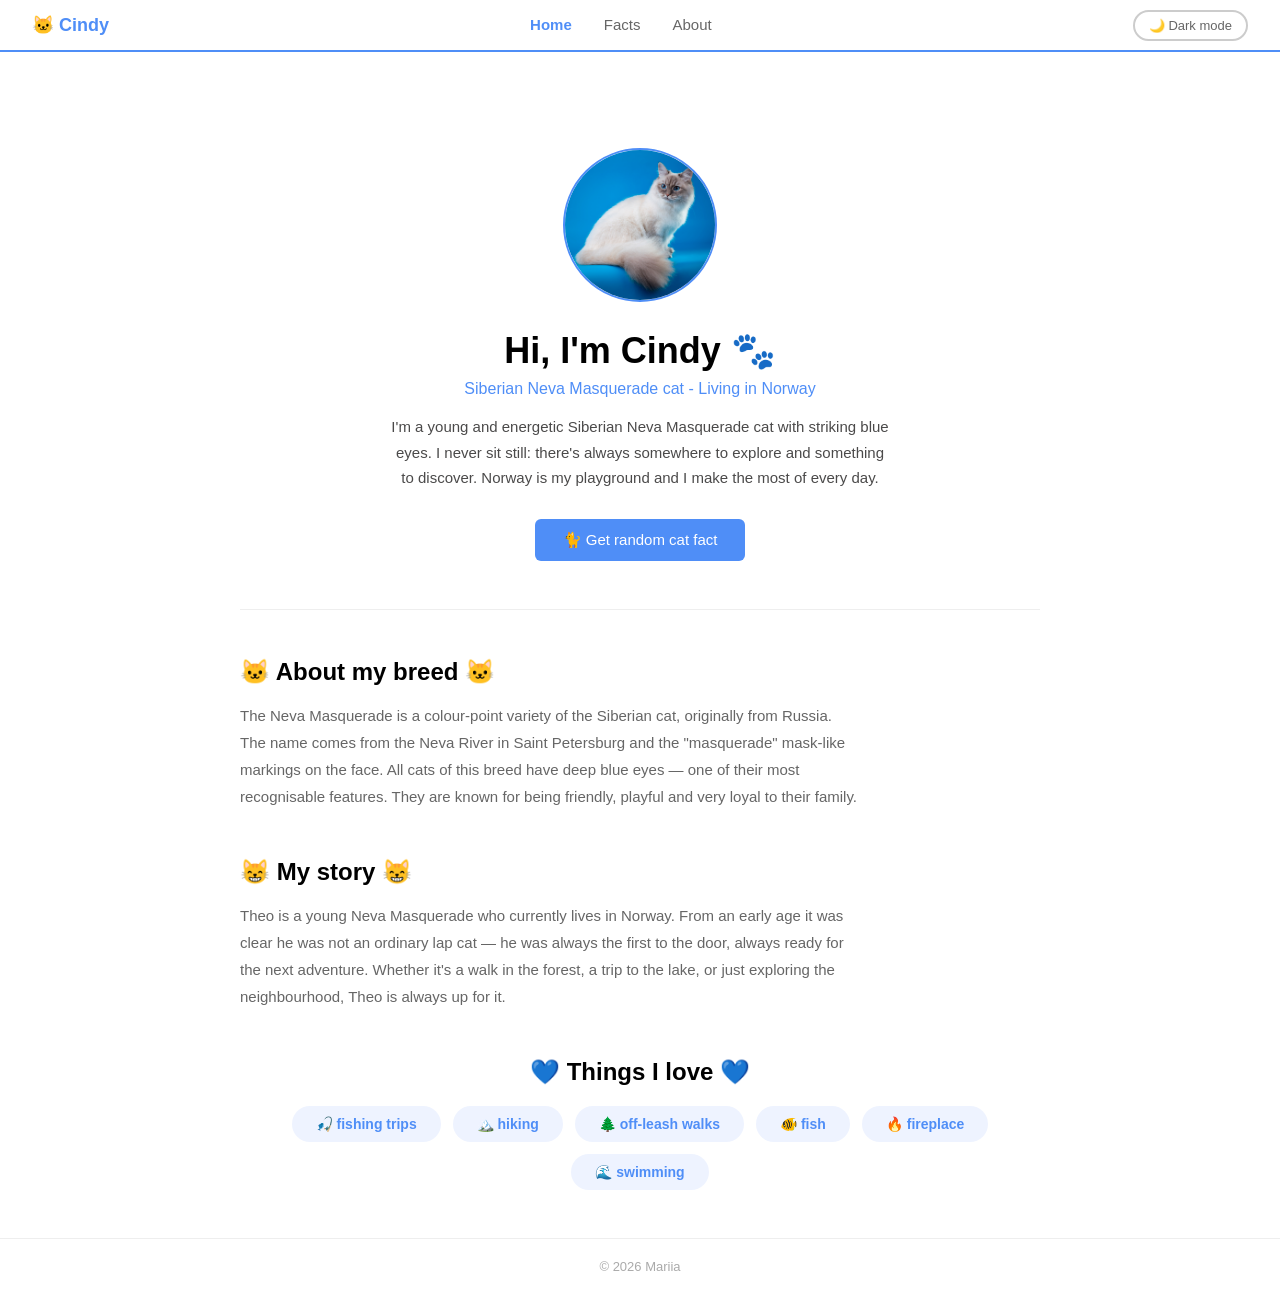
<file: index.html>
<!DOCTYPE html>
<html lang="en">
<head>
    <meta charset="UTF-8">
    <meta name="viewport" content="width=device-width, initial-scale=1.0">
    <link rel="stylesheet" href="./css/index.css">
    <link rel="stylesheet" href="./css/style.css">
    <title>Cindy the Cat</title>
</head>
<body>
    
    <section class="menu">
        <a href="index.html" class="logo">🐱 Cindy</a>
    <ul>
        <li><a href="index.html" class="active">Home</a></li>
        <li><a href="./facts.html">Facts</a></li>
        <li><a href="./about.html">About</a></li>
    </ul>
    <button id="modeBtn">🌙 Dark mode</button>
    </section>

    <section class="main">

    <section class="bio">
        <img src="./img/1.jpg" alt="Theo picture" class="image" />
        <h1>Hi, I'm Cindy 🐾</h1>
        <p class="highlight"> Siberian Neva Masquerade cat - Living in Norway</p>
        <p class="bioText"> 
            I'm a young and energetic Siberian Neva Masquerade cat with striking blue eyes.
            I never sit still: there's always somewhere to explore and something to discover.
            Norway is my playground and I make the most of every day.
        </p>
        <a href="./facts.html" class="btn">🐈 Get random cat fact</a>
    </section>

    <section class="about">
        <h2>🐱 About my breed 🐱</h2>
        <p>
            The Neva Masquerade is a colour-point variety of the Siberian cat,
            originally from Russia. The name comes from the Neva River in Saint Petersburg
            and the "masquerade" mask-like markings on the face.
            All cats of this breed have deep blue eyes — one of their most recognisable features.
            They are known for being friendly, playful and very loyal to their family.
        </p>
    </section>

    <section class="history">
        <h2>😸 My story 😸</h2>
        <p>
            Theo is a young Neva Masquerade who currently lives in Norway.
            From an early age it was clear he was not an ordinary lap cat —
            he was always the first to the door, always ready for the next adventure.
            Whether it's a walk in the forest, a trip to the lake, or just exploring
            the neighbourhood, Theo is always up for it.
        </p>
    </section>

    <section class="things">
        <h2>💙 Things I love 💙</h2>
        <div class="thingsDiv">
            <ul>
                <li>🎣 fishing trips</li>
                <li>🏔️ hiking</li>
                <li>🌲 off-leash walks</li>
                <li>🐠 fish</li>
                <li>🔥 fireplace</li>
                <li>🌊 swimming</li>
            </ul>
        </div>
    </section>

    </section>

    <footer>
        <p>© 2026 Mariia</p>
    </footer>

    <script src="js/functions.js"></script>
    

</body>
</html>
</file>
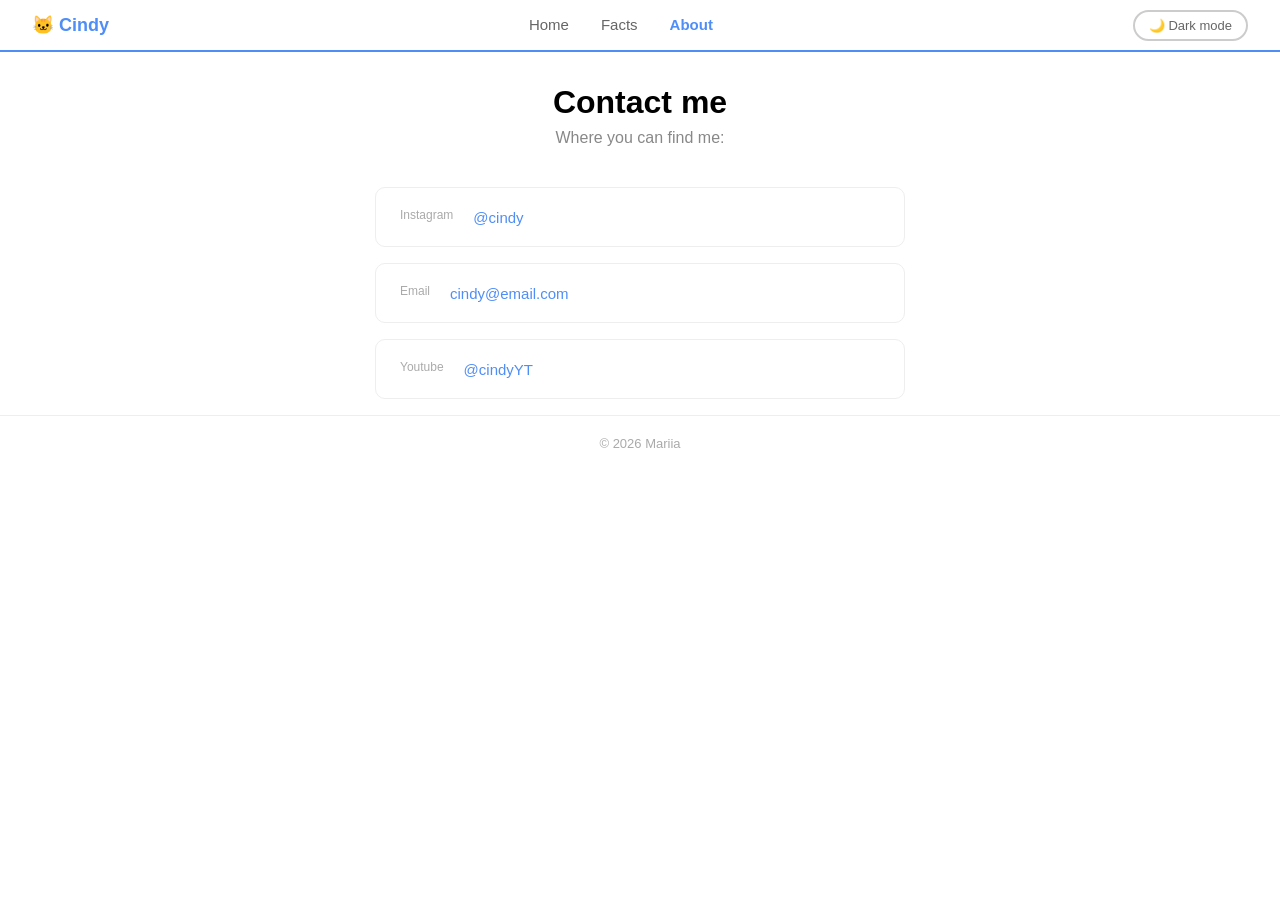
<file: about.html>
<!DOCTYPE html>
<html lang="en">
<head>
    <meta charset="UTF-8">
    <meta name="viewport" content="width=device-width, initial-scale=1.0">
    <link rel="stylesheet" href="./css/style.css">
    <link rel="stylesheet" href="./css/about.css">
    <title>About</title>
</head>
<body>
    <section class="menu">
        <a href="index.html" class="logo">🐱 Cindy</a>
    <ul>
        <li><a href="index.html">Home</a></li>
        <li><a href="./facts.html">Facts</a></li>
        <li><a href="./about.html" class="active">About</a></li>
    </ul>
    <button id="modeBtn">🌙 Dark mode</button>
    </section>

    <section class="main">
        <h1>Contact me</h1>
        <p>Where you can find me:</p>
    
        <section class="instagram">
            <div>
                <p>Instagram</p>
            </div>
                <a href="#" target="_blank">@cindy</a> 
        </section>

        <section class="email">
            <div>
                <p>Email</p>
            </div>
                <a href="mailto:cindy@email.com" target="_blank">cindy@email.com</a> 
        </section>

        <section class="youtube">
            <div>
                <p>Youtube</p>
            </div>
                <a href="#" target="_blank">@cindyYT</a> 
        </section>

    </section>




    <footer>
        <p>© 2026 Mariia</p>
    </footer>

    <script src="js/functions.js"></script>
    
</body>
</html>
</file>
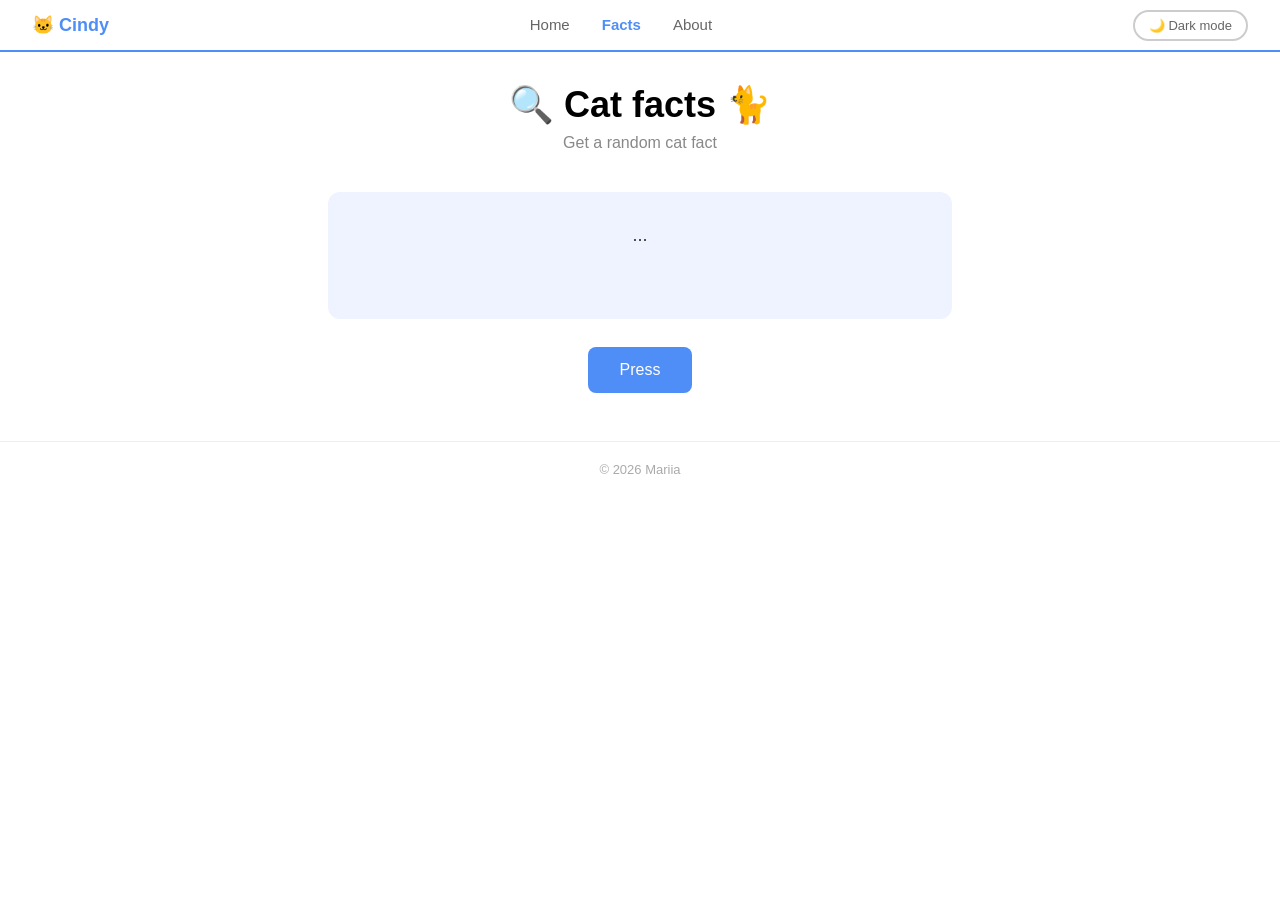
<file: facts.html>
<!DOCTYPE html>
<html lang="en">
<head>
    <meta charset="UTF-8">
    <meta name="viewport" content="width=device-width, initial-scale=1.0">
    <link rel="stylesheet" href="./css/style.css">
    <link rel="stylesheet" href="./css/facts.css">
    <title>Facts</title>
</head>
<body>
    <section class="menu">
        <a href="index.html" class="logo">🐱 Cindy</a>
    <ul>
        <li><a href="index.html" >Home</a></li>
        <li><a href="./facts.html" class="active">Facts</a></li>
        <li><a href="./about.html">About</a></li>
    </ul>
    <button id="modeBtn">🌙 Dark mode</button>
    </section>

    <section class="main">
        <h1> 🔍 Cat facts 🐈</h1>
        <p>Get a random cat fact </p>

        <div id="factBox" class="box hidden">
            <p id="factText">...</p>
        </div>
        <button id="factBtn" class="btn">Press</button>
    </section>


    <footer>
        <p>© 2026 Mariia</p>
    </footer>

    <script src="js/functions.js"></script>
</body>
</html>
</file>
<file: css/index.css>
/* main */
 
.main {
  flex: 1;
  padding: 48px 32px;
  max-width: 800px;
  width: 100%;
  margin: 0 auto;
}
/* bio */
.bio {
  text-align: center;
  padding: 48px 0;
  border-bottom: 1px solid #eeeeee;
  margin-bottom: 48px;
}

.image {
width: 150px;
  height: 150px;
  border-radius: 50%;
  object-fit: cover;
  margin-bottom: 24px;
  border: 2px solid #4f8ef7;
}

.bio h1 {
  font-size: 36px;
  margin-bottom: 8px;
}

.highlight {
    font-size: 16px;
    color: #4f8ef7;
    margin-bottom: 16px;
}

.bioText {
  font-size: 15px;
  color: #4b4a4a;
  max-width: 500px;
  margin: 0 auto 28px auto;
  line-height: 1.7;
}

.btn {
  display: inline-block;
  padding: 12px 28px;
  background-color: #4f8ef7;
  color: #ffffff;
  border-radius: 6px;
  font-size: 15px;
  transition: background-color 0.2s;
}
 
.btn:hover {
  background-color: #3a7ae0;
}

/*about, history*/
.about, .history{
  margin-bottom: 48px;
}

.about h2, .history h2 {
  font-size: 24px;
  margin-bottom: 16px;
}

.about p, .history p {
  font-size: 15px;
  color: #666666;
  line-height: 1.8;
  max-width: 620px;
}

/* things */
.things h2 {
  font-size: 24px;
  margin-bottom: 20px;
  text-align: center;
}

.thingsDiv ul {
  list-style-type: none;
  display: flex;
  flex-wrap: wrap;
  justify-content: center;
  gap: 12px;
}

.thingsDiv li {
  padding: 10px 24px;
  background-color: #eef3ff;
  color: #4f8ef7;
  border-radius: 20px;
  font-size: 14px;
  font-weight: bold;
}

/*responsive*/

@media (max-width: 600px) {

    .main {
    padding: 24px 16px;
      }

  .bio h1 {
    font-size: 26px;
  }
}

/*dark  mode */
body.dark .bioText {
  color: #cccccc;
}

body.dark .about p,
body.dark .history p {
  color: #aaaaaa;
}

body.dark .thingsDiv li {
  background-color: #16213e;
}
</file>
<file: css/style.css>
/* Reset*/
* {
  margin: 0;
  padding: 0;
}
body {
  font-family: Arial, sans-serif;
  background-color: white;
  color: black;
  min-height: 100vh;
  display: flex;
  flex-direction: column;
}
a {
  text-decoration: none;
  color: black;
}


/* Horizontal menu*/
.menu {
  background-color: #ffffff;
  border-bottom: 2px solid #4f8ef7;
  display: flex;
  align-items: center;
  padding: 0 32px;
}

.menu ul {
  list-style-type: none;
  display: flex;
  align-items: center;
  justify-content: center;
  gap: 8px;
  flex: 1; 
  padding: 16px 0;
}

.menu li {
  display: inline-block;
}

.menu li a {
  font-size: 15px;
  color: #666666;
  padding: 6px 12px;
  border-radius: 4px;
}

.menu li a:hover {
  color: black;
}

.menu li a.active {
  color: #4f8ef7;
  font-weight: bold;
}

#modeBtn {
  padding: 6px 14px;
  margin-left: auto;
  font-size: 13px;
  border: 2px solid #cccccc;
  border-radius: 20px;
  background-color: transparent;
  color: #666666;
  cursor: pointer;
}
 
#modeBtn:hover {
  border-color: #4f8ef7;
  color: #4f8ef7;
}

.logo {
  font-size: 18px;
  font-weight: bold;
  color: #4f8ef7;
  white-space: nowrap;  
}

/* Footer */
 
footer {
  text-align: center;
  padding: 20px;
  font-size: 13px;
  color: #aaaaaa;
  border-top: 1px solid #eeeeee;
}

/*  Responsive */
@media (max-width: 600px) {
  .menu ul {
    padding: 12px 16px;
    flex-wrap: wrap;
  }

}

/* Dark mode */

body.dark {
  background-color: #333363;
  color: #f0f0f0;
}

body.dark .menu {
  background-color: #16213e;
  border-bottom-color: #4f8ef7;
}

body.dark .menu li a {
  color: #aaaaaa;
}

body.dark .menu li a:hover {
  color: #ffffff;
}

body.dark footer {
  color: #555555;
  border-top-color: #222244;
}

body.dark #modeBtn {
  border-color: #444466;
  color: #aaaaaa;
}
</file>
<file: css/about.css>
/* main */
.main h1 {
  font-size: 32px;
  margin-bottom: 8px;
  padding-top: 32px;
  text-align: center;
}

.main p {
    color: #888888;
    text-align: center;
    margin-bottom: 40px;
}


/* cards */

.instagram,
.email,
.youtube {
  display: flex;
  align-items: center;
  gap: 20px;
  background-color: #ffffff;
  border: 1px solid #eeeeee;
  border-radius: 10px;
  padding: 20px 24px;
  margin-bottom: 16px;
  max-width: 480px;
  margin-left: auto;
  margin-right: auto;
}

.instagram div p,
.email div p,
.youtube div p {
  font-size: 12px;
  color: #aaaaaa;
  margin-bottom: 4px;
}

.instagram a,
.email a,
.youtube a {
  font-size: 15px;
  color: #4f8ef7;
  transition: color 0.2s;
}

.instagram a:hover,
.email a:hover,
.youtube a:hover {
  color: #3a7ae0;
}

/* responsive */
@media (max-width: 600px) {
  .main h1 {
    font-size: 24px;
  }
}
/* dark */

body.dark .instagram,
body.dark .email,
body.dark .youtube {
  background-color: #16213e;
  border-color: #222244;
}
</file>
<file: css/facts.css>
.main {
  text-align: center;
  padding-top: 32px;
  padding-bottom: 48px;
}

.main h1 {
  font-size: 36px;
  margin-bottom: 8px;
}

.main p {
  color: #888888;
  font-size: 16px;
  margin-bottom: 40px;
}



.box {
  background-color: #eef3ff;
  border-radius: 12px;
  padding: 28px 32px;
  margin-bottom: 28px;
  max-width: 560px;
  margin-left: auto;
  margin-right: auto;
}

#factText {
  font-size: 18px;
  line-height: 1.7;
  color: #333333;
}






.btn {
  display: inline-block;
  padding: 14px 32px;
  background-color: #4f8ef7;
  color: #ffffff;
  border: none;
  border-radius: 8px;
  font-size: 16px;
  cursor: pointer;
}

.btn:hover {
  background-color: #3a7ae0;
}

body.dark .box {
  background-color: #16213e;
}

body.dark #factText {
  color: #f0f0f0;
}
</file>
